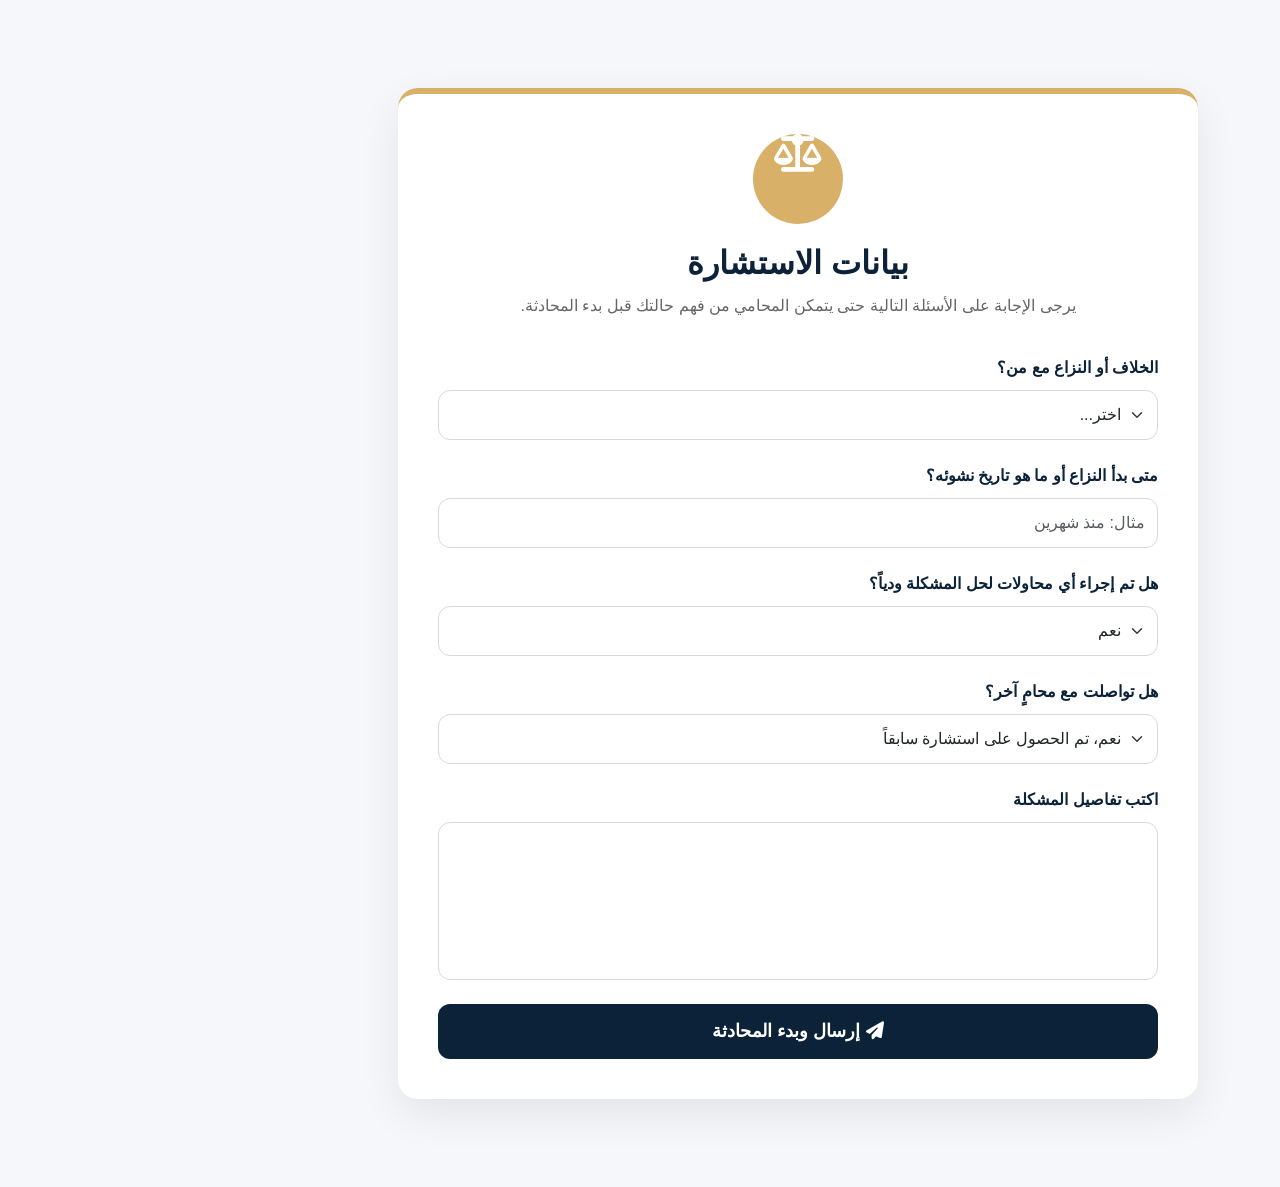
<file: consultation-form.html>
<!DOCTYPE html>
<html lang="ar" dir="rtl">

<head>

<meta charset="UTF-8">

<meta name="viewport" content="width=device-width, initial-scale=1.0">

<title>بيانات الاستشارة</title>

<link rel="stylesheet" href="css/bootstrap.min.css">

<link rel="stylesheet" href="css/consultation-form.css">

<link rel="stylesheet"
href="https://cdnjs.cloudflare.com/ajax/libs/font-awesome/6.6.0/css/all.min.css">

</head>

<body>

<div class="container py-5">

<div class="consult-card">

<div class="text-center mb-4">

<i class="fa-solid fa-scale-balanced consult-icon"></i>

<h2>بيانات الاستشارة</h2>

<p>

يرجى الإجابة على الأسئلة التالية حتى يتمكن المحامي من فهم حالتك قبل بدء المحادثة.

</p>

</div>

<form id="consultForm">

<div class="mb-4">

<label class="form-label">

الخلاف أو النزاع مع من؟

</label>

<select
class="form-select"
id="party">

<option value="">اختر...</option>

<option>أهالي أو جيران</option>

<option>أصدقاء</option>

<option>عمل</option>

<option>جهة عمل</option>

<option>شركة</option>

<option>شخص غريب</option>

</select>

</div>

<div class="mb-4">

<label class="form-label">

متى بدأ النزاع أو ما هو تاريخ نشوئه؟

</label>

<input
type="text"
class="form-control"
id="date"
placeholder="مثال: منذ شهرين">

</div>

<div class="mb-4">

<label class="form-label">

هل تم إجراء أي محاولات لحل المشكلة ودياً؟

</label>

<select
class="form-select"
id="friendly">

<option>نعم</option>

<option>لا</option>

</select>

</div>

<div class="mb-4">

<label class="form-label">

هل تواصلت مع محامٍ آخر؟

</label>

<select
class="form-select"
id="previous">

<option>نعم، تم الحصول على استشارة سابقاً</option>

<option>لا، لم أتواصل مع محامٍ آخر</option>

</select>

</div>

<div class="mb-4">

<label class="form-label">

اكتب تفاصيل المشكلة

</label>

<textarea
class="form-control"
rows="6"
id="details"></textarea>

</div>

<button
class="btn btn-send w-100"
type="submit">

<i class="fa-solid fa-paper-plane"></i>

إرسال وبدء المحادثة

</button>

</form>

</div>

</div>

<script src="js/consultation-form.js"></script>

</body>

</html>
</file>
<file: css/consultation-form.css>
*{
    margin:0;
    padding:0;
    box-sizing:border-box;
    font-family:"Cairo",sans-serif;
}

body{

    background:#f5f7fb;

    min-height:100vh;

    display:flex;

    align-items:center;

    justify-content:center;

    padding:40px 15px;

}

.consult-card{

    max-width:800px;

    width:100%;

    background:#fff;

    border-radius:20px;

    padding:40px;

    box-shadow:0 15px 40px rgba(0,0,0,.08);

    border-top:6px solid #D8B068;

}

.consult-icon{

    width:90px;

    height:90px;

    border-radius:50%;

    background:#D8B068;

    color:#fff;

    display:flex;

    align-items:center;

    justify-content:center;

    font-size:38px;

    margin:auto;

    margin-bottom:20px;

}

.consult-card h2{

    color:#0B2238;

    font-weight:700;

    margin-bottom:10px;

}

.consult-card p{

    color:#666;

    line-height:1.8;

    margin-bottom:35px;

}

.form-label{

    font-weight:700;

    color:#0B2238;

    margin-bottom:10px;

}

.form-control,
.form-select{

    border-radius:12px;

    min-height:50px;

    border:1px solid #d9d9d9;

    transition:.3s;

}

.form-control:focus,
.form-select:focus{

    border-color:#D8B068;

    box-shadow:0 0 0 .25rem rgba(216,176,104,.25);

}

textarea{

    resize:none;

}

.btn-send{

    background:#0B2238;

    color:#fff;

    border:none;

    padding:14px;

    border-radius:12px;

    font-size:18px;

    font-weight:bold;

    transition:.3s;

}

.btn-send:hover{

    background:#D8B068;

    color:#0B2238;

    transform:translateY(-3px);

}

@media(max-width:768px){

.consult-card{

padding:25px;

}

.consult-icon{

width:70px;

height:70px;

font-size:28px;

}

.consult-card h2{

font-size:24px;

}

}
</file>
